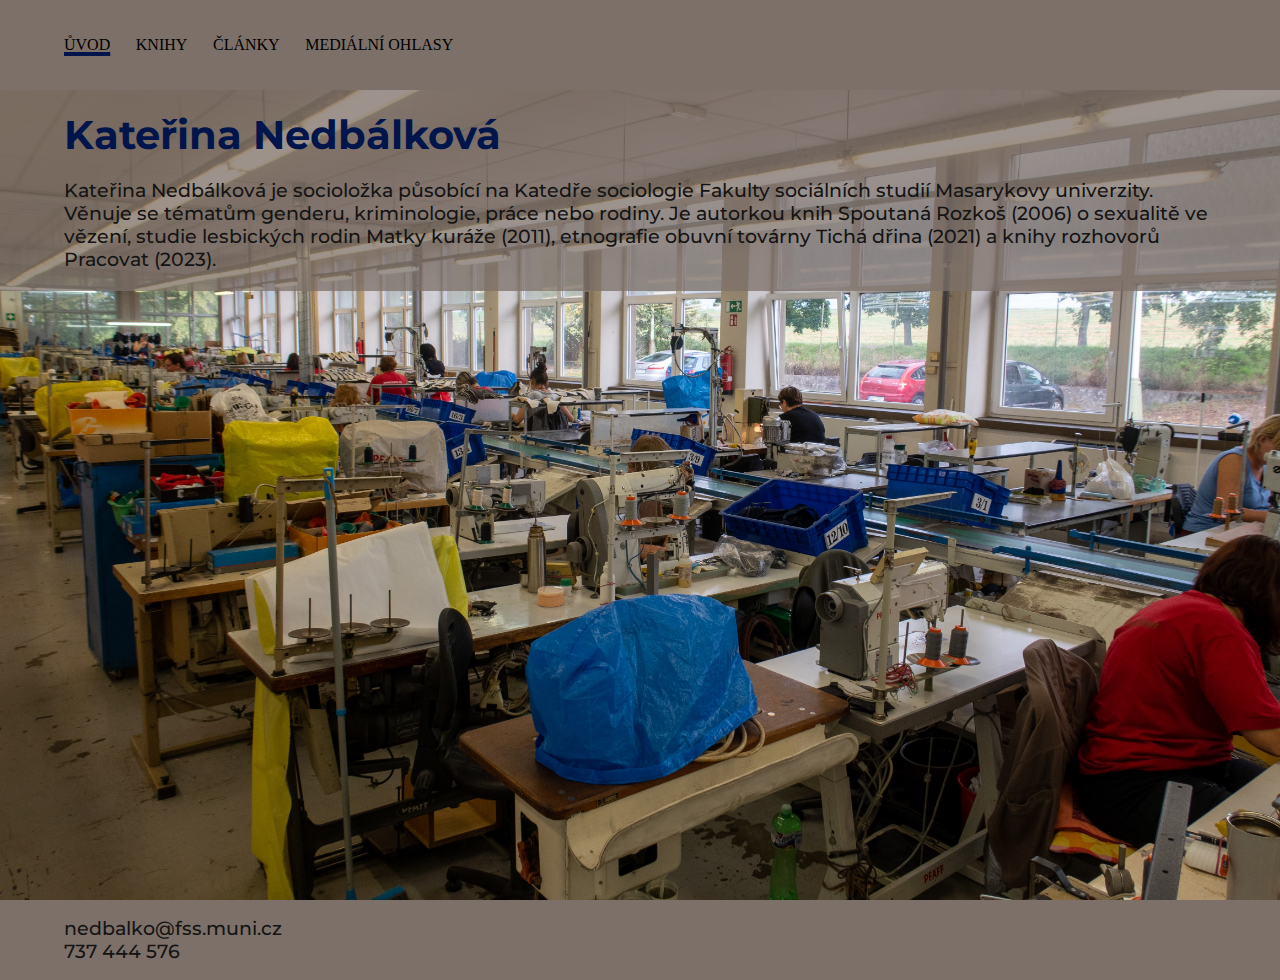
<file: index.html>
<!DOCTYPE html>
<html lang="cs">
    <head>
        <meta charset="UTF-8"/>
        <meta name="viewport" content="width=device-width,initial-scale=1" />
        <title>Kateřina Nedbálková</title>
        <meta name="description" content="Kateřina Nedbálková"/>
        <link rel="icon" href="fotky/logo.png">
        <link rel="stylesheet" href="styles.css">
        <link href="https://fonts.googleapis.com/css2?family=Montserrat:ital,wght@0,100..900;1,100..900&display=swap" rel="stylesheet">
    </head>
    <body id="index">

        <div id="background">
            <div id="links">
                <a href="index.html" style="text-decoration: underline 4px #00154c;">ŮVOD</a>
                <a href="knihy.html">KNIHY</a>
                <a href="clanky.html">ČLÁNKY</a>
                <a href="ohlasy.html">MEDIÁLNÍ OHLASY</a>
            </div>

            <h1>Kateřina Nedbálková</h1>
            <h3 id="main-text">Kateřina Nedbálková je socioložka působící na Katedře sociologie Fakulty sociálních studií Masarykovy univerzity. Věnuje se tématům genderu, kriminologie, práce nebo rodiny. Je autorkou knih Spoutaná Rozkoš (2006) o sexualitě ve vězení, studie lesbických rodin Matky kuráže (2011), etnografie obuvní továrny Tichá dřina (2021) a knihy rozhovorů Pracovat (2023).</h3>
        </div>

        <footer>
            <h3>nedbalko@fss.muni.cz</h3>
            <h3>737 444 576</h3>
        </footer>
    </body>

</html>
</file>
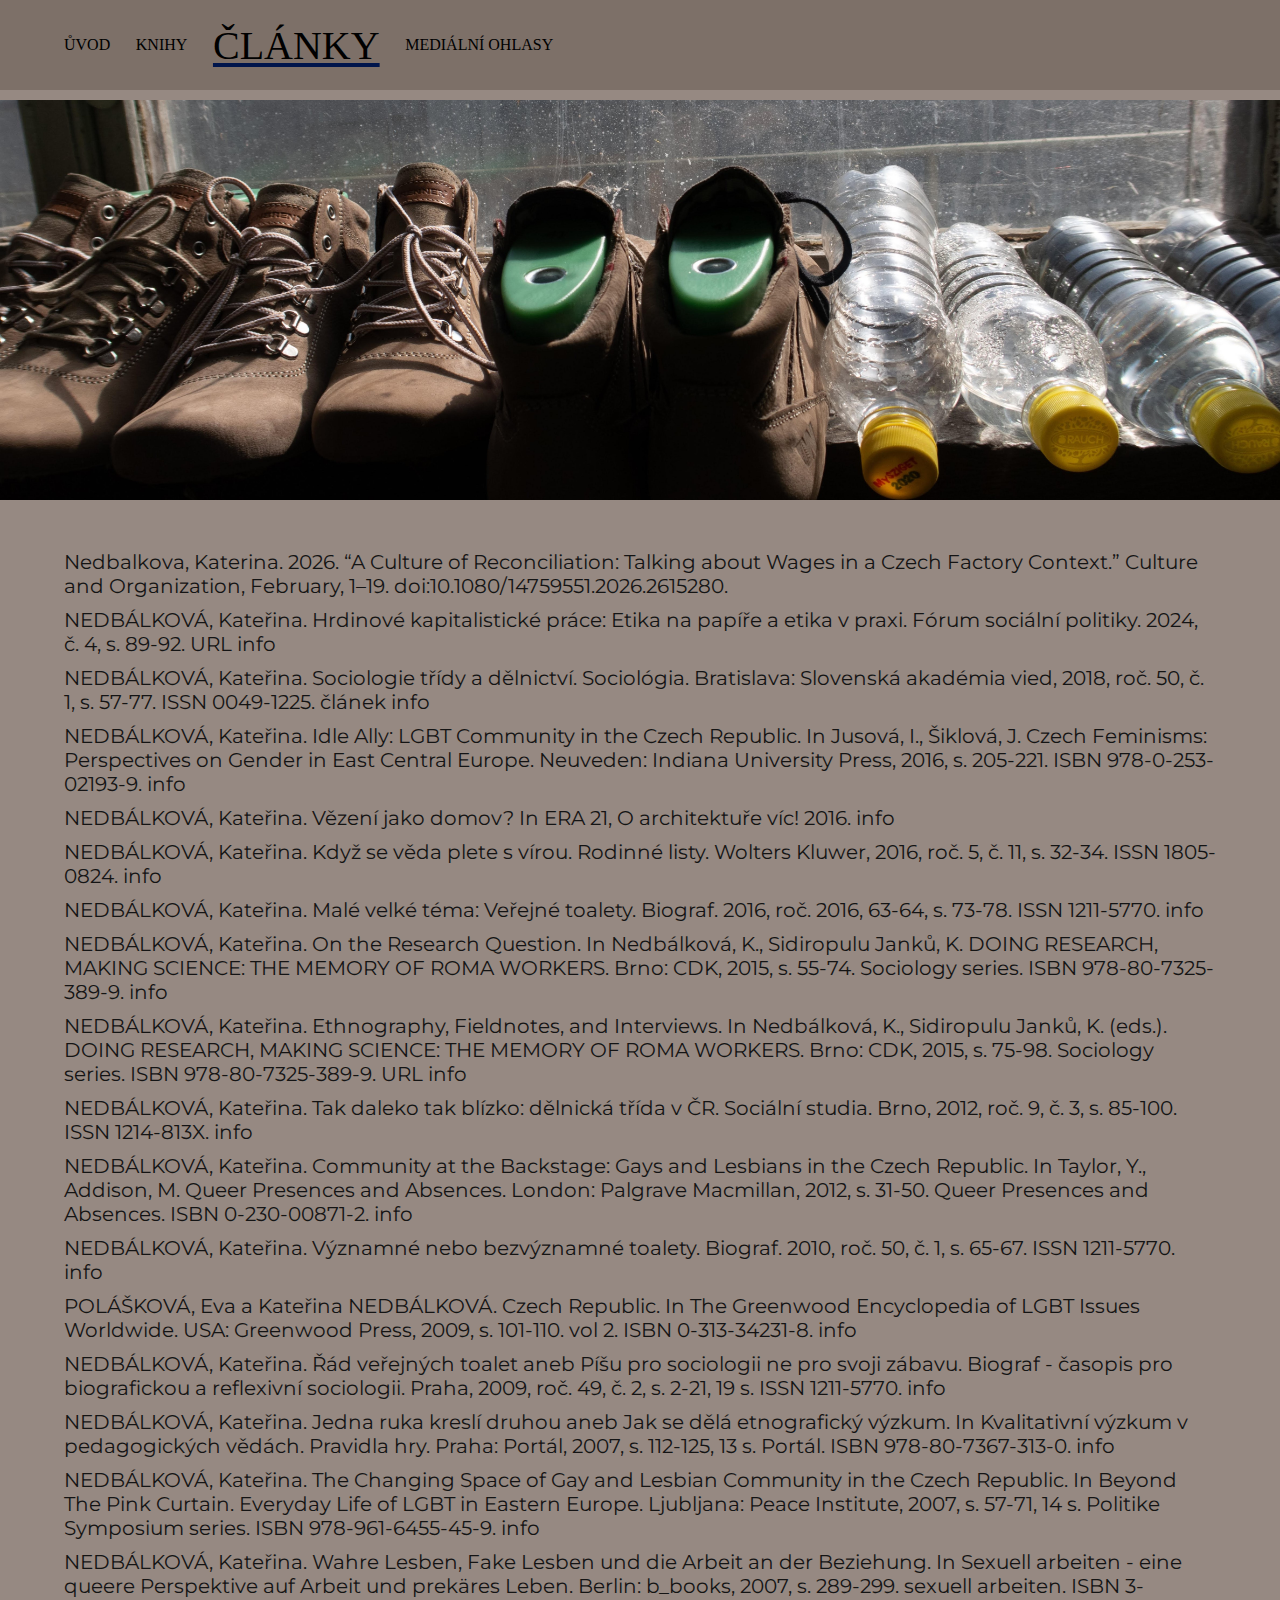
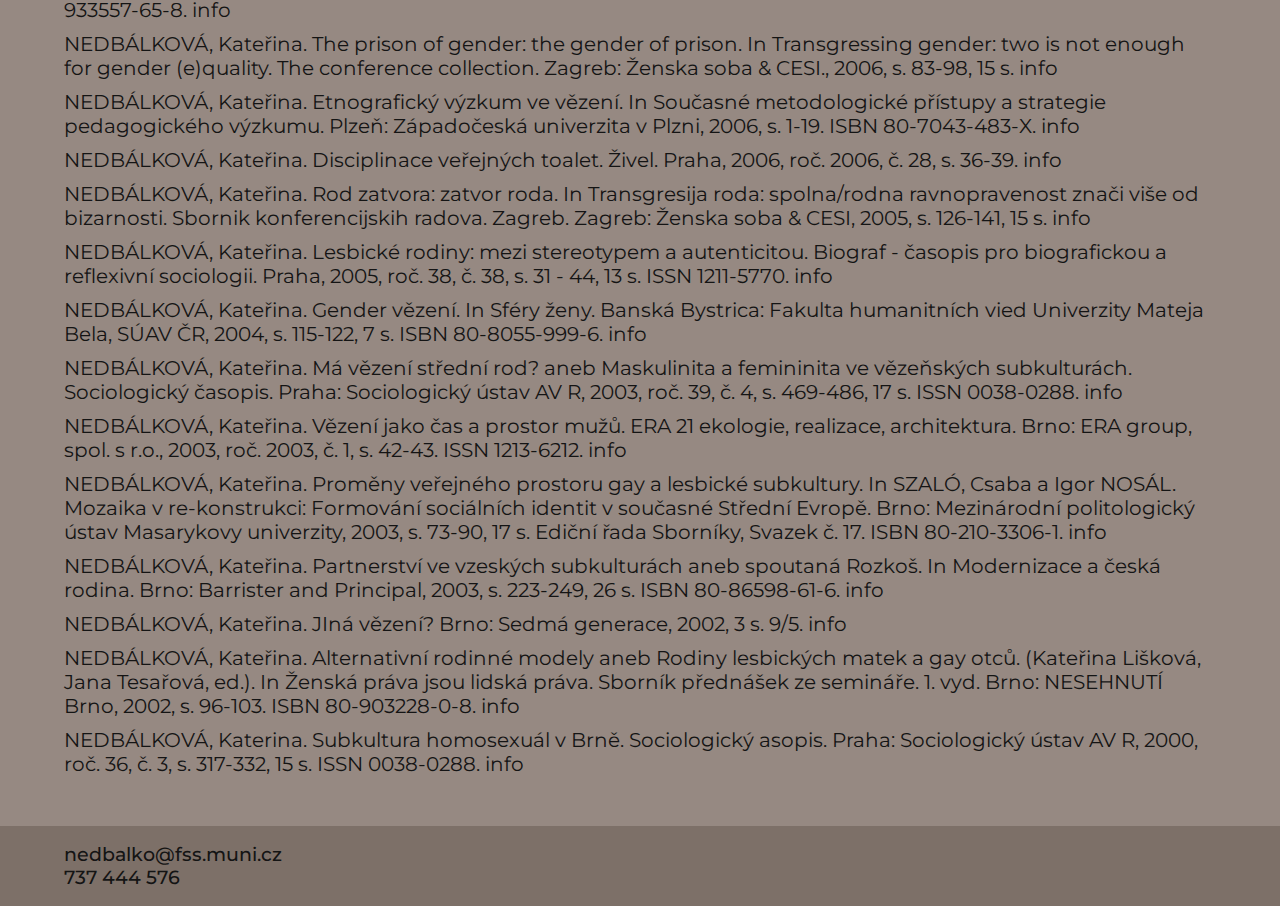
<file: clanky.html>
<!DOCTYPE html>
<html lang="cs">
    <head>
    <meta charset="UTF-8"/>
    <meta name="viewport" content="width=device-width,initial-scale=1" />
    <title>Kateřina Nedbálková</title>
    <meta name="description" content="Kateřina Nedbálková"/>
    <link rel="icon" href="fotky/logo.png">
    <link rel="stylesheet" href="styles.css">
    <link href="https://fonts.googleapis.com/css2?family=Montserrat:ital,wght@0,100..900;1,100..900&display=swap" rel="stylesheet">
    </head>
    <body id="clanky">
        <div id="links">
            <a href="index.html">ŮVOD</a>
            <a href="knihy.html">KNIHY</a>
            <a href="clanky.html" id="current-page">ČLÁNKY</a>
            <a href="ohlasy.html">MEDIÁLNÍ OHLASY</a>
        </div>

        <img id="boty" src="fotky/boty.jpg"/>

        <div id="clanky-links">
            <a href="https://www.tandfonline.com/doi/full/10.1080/14759551.2026.2615280" target="_blank">Nedbalkova, Katerina. 2026. “A Culture of Reconciliation: Talking about Wages in a Czech Factory Context.” Culture and Organization, February, 1–19. doi:10.1080/14759551.2026.2615280.</a>
            <a href="https://www.rilsa.cz/clanek/hrdinove-kapitalisticke-prace-v-evrope-etika-na-papire-a-etika-v-praxi/" target="_blank">NEDBÁLKOVÁ, Kateřina. Hrdinové kapitalistické práce: Etika na papíře a etika v praxi. Fórum sociální politiky. 2024, č. 4, s. 89-92. URL info</a>
            <a href="https://www.sav.sk/journals/uploads/04061211Nedbalkova%201-2018.pdf" target="_blank">NEDBÁLKOVÁ, Kateřina. Sociologie třídy a dělnictví. Sociológia. Bratislava: Slovenská akadémia vied, 2018, roč. 50, č. 1, s. 57-77. ISSN 0049-1225. článek info</a>
            <a href="https://is.muni.cz/auth/publication/1355994?mode=own;uco=8136" target="_blank">NEDBÁLKOVÁ, Kateřina. Idle Ally: LGBT Community in the Czech Republic. In Jusová, I., Šiklová, J. Czech Feminisms: Perspectives on Gender in East Central Europe. Neuveden: Indiana University Press, 2016, s. 205-221. ISBN 978-0-253-02193-9. info</a>
            <a href="https://is.muni.cz/auth/publication/1363153?mode=own;uco=8136" target="_blank">NEDBÁLKOVÁ, Kateřina. Vězení jako domov? In ERA 21, O architektuře víc! 2016. info</a>
            <a href="https://is.muni.cz/auth/publication/1366612?mode=own;uco=8136" target="_blank">NEDBÁLKOVÁ, Kateřina. Když se věda plete s vírou. Rodinné listy. Wolters Kluwer, 2016, roč. 5, č. 11, s. 32-34. ISSN 1805-0824. info</a>
            <a href="https://is.muni.cz/auth/publication/1371686?mode=own;uco=8136" target="_blank">NEDBÁLKOVÁ, Kateřina. Malé velké téma: Veřejné toalety. Biograf. 2016, roč. 2016, 63-64, s. 73-78. ISSN 1211-5770. info</a>
            <a href="https://is.muni.cz/auth/publication/1323081?mode=own;uco=8136" target="_blank">NEDBÁLKOVÁ, Kateřina. On the Research Question. In Nedbálková, K., Sidiropulu Janků, K. DOING RESEARCH, MAKING SCIENCE: THE MEMORY OF ROMA WORKERS. Brno: CDK, 2015, s. 55-74. Sociology series. ISBN 978-80-7325-389-9. info</a>
            <a href="https://is.muni.cz/auth/publication/1323132?mode=own;uco=8136" target="_blank">NEDBÁLKOVÁ, Kateřina. Ethnography, Fieldnotes, and Interviews. In Nedbálková, K., Sidiropulu Janků, K. (eds.). DOING RESEARCH, MAKING SCIENCE: THE MEMORY OF ROMA WORKERS. Brno: CDK, 2015, s. 75-98. Sociology series. ISBN 978-80-7325-389-9. URL info</a>
            <a href="https://is.muni.cz/auth/publication/1091210?mode=own;uco=8136" target="_blank">NEDBÁLKOVÁ, Kateřina. Tak daleko tak blízko: dělnická třída v ČR. Sociální studia. Brno, 2012, roč. 9, č. 3, s. 85-100. ISSN 1214-813X. info</a>
            <a href="https://is.muni.cz/auth/publication/1091211?mode=own;uco=8136" target="_blank">NEDBÁLKOVÁ, Kateřina. Community at the Backstage: Gays and Lesbians in the Czech Republic. In Taylor, Y., Addison, M. Queer Presences and Absences. London: Palgrave Macmillan, 2012, s. 31-50. Queer Presences and Absences. ISBN 0-230-00871-2. info</a>
            <a href="https://is.muni.cz/auth/publication/910433?mode=own;uco=8136" target="_blank">NEDBÁLKOVÁ, Kateřina. Významné nebo bezvýznamné toalety. Biograf. 2010, roč. 50, č. 1, s. 65-67. ISSN 1211-5770. info</a>
            <a href="https://is.muni.cz/auth/publication/859011?mode=own;uco=8136" target="_blank">POLÁŠKOVÁ, Eva a Kateřina NEDBÁLKOVÁ. Czech Republic. In The Greenwood Encyclopedia of LGBT Issues Worldwide. USA: Greenwood Press, 2009, s. 101-110. vol 2. ISBN 0-313-34231-8. info</a>
            <a href="https://is.muni.cz/auth/publication/867634?mode=own;uco=8136" target="_blank">NEDBÁLKOVÁ, Kateřina. Řád veřejných toalet aneb Píšu pro sociologii ne pro svoji zábavu. Biograf - časopis pro biografickou a reflexivní sociologii. Praha, 2009, roč. 49, č. 2, s. 2-21, 19 s. ISSN 1211-5770. info</a>
            <a href="https://is.muni.cz/auth/publication/725610?mode=own;uco=8136" target="_blank">NEDBÁLKOVÁ, Kateřina. Jedna ruka kreslí druhou aneb Jak se dělá etnografický výzkum. In Kvalitativní výzkum v pedagogických vědách. Pravidla hry. Praha: Portál, 2007, s. 112-125, 13 s. Portál. ISBN 978-80-7367-313-0. info</a>
            <a href="https://is.muni.cz/auth/publication/725611?mode=own;uco=8136" target="_blank">NEDBÁLKOVÁ, Kateřina. The Changing Space of Gay and Lesbian Community in the Czech Republic. In Beyond The Pink Curtain. Everyday Life of LGBT in Eastern Europe. Ljubljana: Peace Institute, 2007, s. 57-71, 14 s. Politike Symposium series. ISBN 978-961-6455-45-9. info</a>
            <a href="https://is.muni.cz/auth/publication/726064?mode=own;uco=8136" target="_blank">NEDBÁLKOVÁ, Kateřina. Wahre Lesben, Fake Lesben und die Arbeit an der Beziehung. In Sexuell arbeiten - eine queere Perspektive auf Arbeit und prekäres Leben. Berlin: b_books, 2007, s. 289-299. sexuell arbeiten. ISBN 3-933557-65-8. info</a>
            <a href="https://is.muni.cz/auth/publication/634804?mode=own;uco=8136" target="_blank">NEDBÁLKOVÁ, Kateřina. The prison of gender: the gender of prison. In Transgressing gender: two is not enough for gender (e)quality. The conference collection. Zagreb: Ženska soba & CESI., 2006, s. 83-98, 15 s. info</a>
            <a href="https://is.muni.cz/auth/publication/702263?mode=own;uco=8136" target="_blank">NEDBÁLKOVÁ, Kateřina. Etnografický výzkum ve vězení. In Současné metodologické přístupy a strategie pedagogického výzkumu. Plzeň: Západočeská univerzita v Plzni, 2006, s. 1-19. ISBN 80-7043-483-X. info</a>
            <a href="https://is.muni.cz/auth/publication/715015?mode=own;uco=8136" target="_blank">NEDBÁLKOVÁ, Kateřina. Disciplinace veřejných toalet. Živel. Praha, 2006, roč. 2006, č. 28, s. 36-39. info</a>
            <a href="https://is.muni.cz/auth/publication/598104?mode=own;uco=8136" target="_blank">NEDBÁLKOVÁ, Kateřina. Rod zatvora: zatvor roda. In Transgresija roda: spolna/rodna ravnopravenost znači više od bizarnosti. Sbornik konferencijskih radova. Zagreb. Zagreb: Ženska soba & CESI, 2005, s. 126-141, 15 s. info</a>
            <a href="https://is.muni.cz/auth/publication/598105?mode=own;uco=8136" target="_blank">NEDBÁLKOVÁ, Kateřina. Lesbické rodiny: mezi stereotypem a autenticitou. Biograf - časopis pro biografickou a reflexivní sociologii. Praha, 2005, roč. 38, č. 38, s. 31 - 44, 13 s. ISSN 1211-5770. info</a>
            <a href="https://is.muni.cz/auth/publication/573508?mode=own;uco=8136" target="_blank">NEDBÁLKOVÁ, Kateřina. Gender vězení. In Sféry ženy. Banská Bystrica: Fakulta humanitních vied Univerzity Mateja Bela, SÚAV ČR, 2004, s. 115-122, 7 s. ISBN 80-8055-999-6. info</a>
            <a href="https://is.muni.cz/auth/publication/490375?mode=own;uco=8136" target="_blank">NEDBÁLKOVÁ, Kateřina. Má vězení střední rod? aneb Maskulinita a femininita ve vězeňských subkulturách. Sociologický časopis. Praha: Sociologický ústav AV R, 2003, roč. 39, č. 4, s. 469-486, 17 s. ISSN 0038-0288. info</a>
            <a href="https://is.muni.cz/auth/publication/490377?mode=own;uco=8136" target="_blank">NEDBÁLKOVÁ, Kateřina. Vězení jako čas a prostor mužů. ERA 21 ekologie, realizace, architektura. Brno: ERA group, spol. s r.o., 2003, roč. 2003, č. 1, s. 42-43. ISSN 1213-6212. info</a>
            <a href="https://is.muni.cz/auth/publication/492437?mode=own;uco=8136" target="_blank">NEDBÁLKOVÁ, Kateřina. Proměny veřejného prostoru gay a lesbické subkultury. In SZALÓ, Csaba a Igor NOSÁL. Mozaika v re-konstrukci: Formování sociálních identit v současné Střední Evropě. Brno: Mezinárodní politologický ústav Masarykovy univerzity, 2003, s. 73-90, 17 s. Ediční řada Sborníky, Svazek č. 17. ISBN 80-210-3306-1. info</a>
            <a href="https://is.muni.cz/auth/publication/492465?mode=own;uco=8136" target="_blank">NEDBÁLKOVÁ, Kateřina. Partnerství ve vzeských subkulturách aneb spoutaná Rozkoš. In Modernizace a česká rodina. Brno: Barrister and Principal, 2003, s. 223-249, 26 s. ISBN 80-86598-61-6. info</a>
            <a href="https://is.muni.cz/auth/publication/405347?mode=own;uco=8136" target="_blank">NEDBÁLKOVÁ, Kateřina. JIná vězení? Brno: Sedmá generace, 2002, 3 s. 9/5. info</a>
            <a href="https://is.muni.cz/auth/publication/485916?mode=own;uco=8136" target="_blank">NEDBÁLKOVÁ, Kateřina. Alternativní rodinné modely aneb Rodiny lesbických matek a gay otců. (Kateřina Lišková, Jana Tesařová, ed.). In Ženská práva jsou lidská práva. Sborník přednášek ze semináře. 1. vyd. Brno: NESEHNUTÍ Brno, 2002, s. 96-103. ISBN 80-903228-0-8. info</a>
            <a href="https://is.muni.cz/auth/publication/405346?mode=own;uco=8136" target="_blank">NEDBÁLKOVÁ, Katerina. Subkultura homosexuál v Brně. Sociologický asopis. Praha: Sociologický ústav AV R, 2000, roč. 36, č. 3, s. 317-332, 15 s. ISSN 0038-0288. info</a>
        </div>

        <footer>
            <h3>nedbalko@fss.muni.cz</h3>
            <h3>737 444 576</h3>
        </footer>
    </body>
</html>
</file>
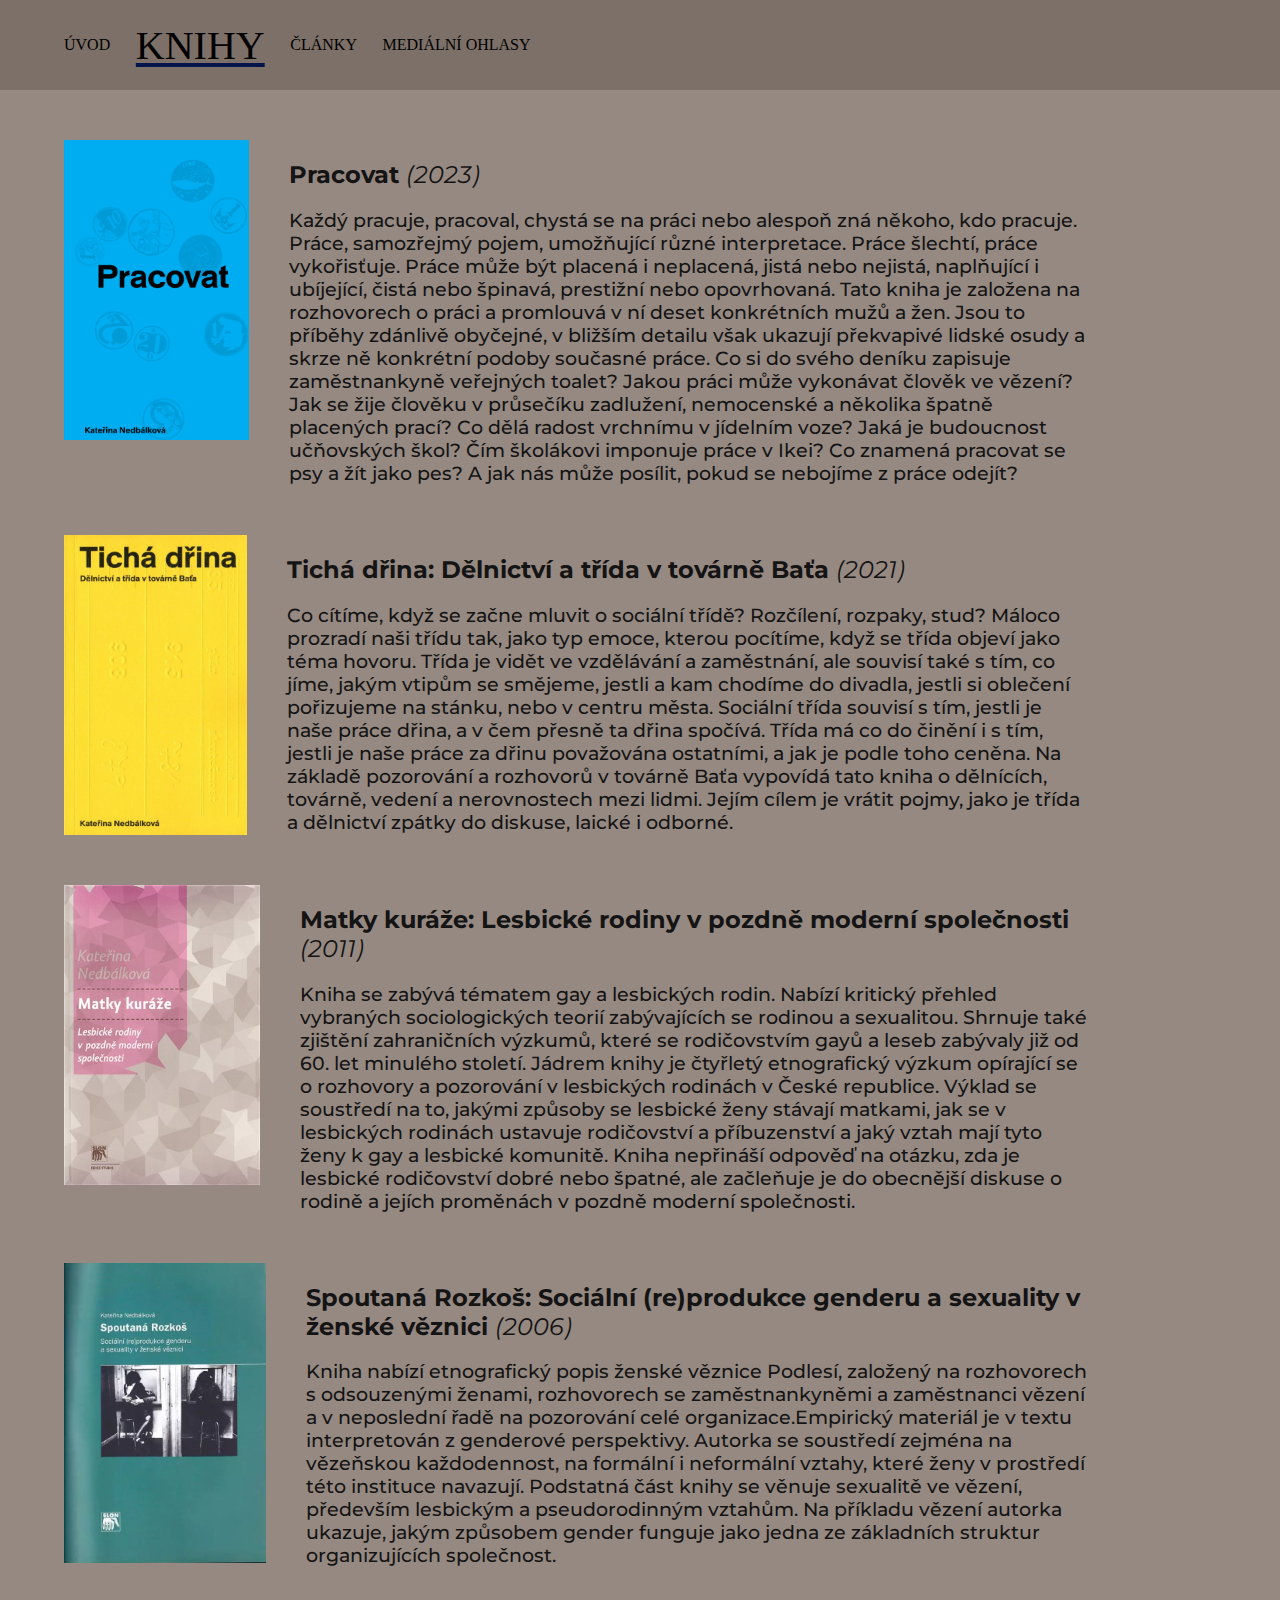
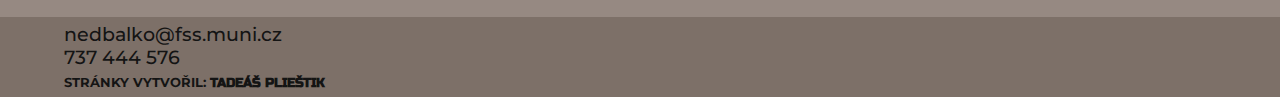
<file: knihy.html>
<!DOCTYPE html>
<html lang="cs">
    <head>
    <meta charset="UTF-8"/>
    <meta name="viewport" content="width=device-width,initial-scale=1" />
    <title>Kateřina Nedbálková</title>
    <meta name="description" content="Kateřina Nedbálková"/>
    <link rel="icon" href="fotky/logo.png">
    <link rel="stylesheet" href="styles.css">
    <link href="https://fonts.googleapis.com/css2?family=Montserrat:ital,wght@0,100..900;1,100..900&display=swap" rel="stylesheet">
    </head>
    <body id="knihy">
        <div id="links">
            <a href="index.html">ÚVOD</a>
            <a href="knihy.html" id="current-page">KNIHY</a>
            <a href="clanky.html">ČLÁNKY</a>
            <a href="ohlasy.html">MEDIÁLNÍ OHLASY</a>
        </div>

        <div class="kniha">
            <img src="fotky/pracovat.png"/>
            <div class="kniha-texts">
                <h2><a href="https://www.kosmas.cz/knihy/520305/pracovat/" target="_blank">Pracovat <i style="font-weight: 400;">(2023)</i></a></h2>
                <h3>Každý pracuje, pracoval, chystá se na práci nebo alespoň zná někoho, kdo pracuje. Práce, samozřejmý pojem, umožňující různé interpretace. Práce šlechtí, práce vykořisťuje. Práce může být placená i neplacená, jistá nebo nejistá, naplňující i ubíjející, čistá nebo špinavá, prestižní nebo opovrhovaná. Tato kniha je založena na rozhovorech o práci a promlouvá v ní deset konkrétních mužů a žen. Jsou to příběhy zdánlivě obyčejné, v bližším detailu však ukazují překvapivé lidské osudy a skrze ně konkrétní podoby současné práce. Co si do svého deníku zapisuje zaměstnankyně veřejných toalet? Jakou práci může vykonávat člověk ve vězení? Jak se žije člověku v průsečíku zadlužení, nemocenské a několika špatně placených prací? Co dělá radost vrchnímu v jídelním voze? Jaká je budoucnost učňovských škol? Čím školákovi imponuje práce v Ikei? Co znamená pracovat se psy a žít jako pes? A jak nás může posílit, pokud se nebojíme z práce odejít?</h3>    
            </div>        
        </div>

        <div class="kniha">
            <img src="fotky/ticha drina.jpeg"/>
            <div class="kniha-texts">
                <h2><a href="https://www.kosmas.cz/knihy/527574/ticha-drina/" target="_blank">Tichá dřina: Dělnictví a třída v továrně Baťa <i style="font-weight: 400;">(2021)</i></a></h2>
                <h3>Co cítíme, když se začne mluvit o sociální třídě? Rozčílení, rozpaky, stud? Máloco prozradí naši třídu tak, jako typ emoce, kterou pocítíme, když se třída objeví jako téma hovoru. Třída je vidět ve vzdělávání a zaměstnání, ale souvisí také s tím, co jíme, jakým vtipům se smějeme, jestli a kam chodíme do divadla, jestli si oblečení pořizujeme na stánku, nebo v centru města. Sociální třída souvisí s tím, jestli je naše práce dřina, a v čem přesně ta dřina spočívá. Třída má co do činění i s tím, jestli je naše práce za dřinu považována ostatními, a jak je podle toho ceněna. Na základě pozorování a rozhovorů v továrně Baťa vypovídá tato kniha o dělnících, továrně, vedení a nerovnostech mezi lidmi. Jejím cílem je vrátit pojmy, jako je třída a dělnictví zpátky do diskuse, laické i odborné.</h3>
            </div>
        </div>
        
        <div class="kniha">
            <img src="fotky/matky kuraze.jpg"/>
            <div class="kniha-texts">
                <h2><a href="https://www.kosmas.cz/knihy/159891/matky-kuraze/" target="_blank">Matky kuráže: Lesbické rodiny v pozdně moderní společnosti <i style="font-weight: 400;">(2011)</i></a></h2>
                <h3>Kniha se zabývá tématem gay a lesbických rodin. Nabízí kritický přehled vybraných sociologických teorií zabývajících se rodinou a sexualitou. Shrnuje také zjištění zahraničních výzkumů, které se rodičovstvím gayů a leseb zabývaly již od 60. let minulého století. Jádrem knihy je čtyřletý etnografický výzkum opírající se o rozhovory a pozorování v lesbických rodinách v České republice. Výklad se soustředí na to, jakými způsoby se lesbické ženy stávají matkami, jak se v lesbických rodinách ustavuje rodičovství a příbuzenství a jaký vztah mají tyto ženy k gay a lesbické komunitě. Kniha nepřináší odpověď na otázku, zda je lesbické rodičovství dobré nebo špatné, ale začleňuje je do obecnější diskuse o rodině a jejích proměnách v pozdně moderní společnosti.</h3>            
            </div>
        </div>

        <div class="kniha">
            <img src="fotky/spoutana rozkos.jpg"/>
            <div class="kniha-texts">
                <h2><a href="https://www.kosmas.cz/knihy/133160/spoutana-rozkos-socialni-re-produkce-genderu-a-sexuality-v-zenske-veznici/" target="_blank">Spoutaná Rozkoš: Sociální (re)produkce genderu a sexuality v ženské věznici <i style="font-weight: 400;">(2006)</i></a></h2>
                <h3>Kniha nabízí etnografický popis ženské věznice Podlesí, založený na rozhovorech s odsouzenými ženami, rozhovorech se zaměstnankyněmi a zaměstnanci vězení a v neposlední řadě na pozorování celé organizace.Empirický materiál je v textu interpretován z genderové perspektivy. Autorka se soustředí zejména na vězeňskou každodennost, na formální i neformální vztahy, které ženy v prostředí této instituce navazují. Podstatná část knihy se věnuje sexualitě ve vězení, především lesbickým a pseudorodinným vztahům. Na příkladu vězení autorka ukazuje, jakým způsobem gender funguje jako jedna ze základních struktur organizujících společnost.</h3>            
            </div>
        </div>  

        <footer>
            <h3>nedbalko@fss.muni.cz</h3>
            <h3>737 444 576</h3>
            <h4 class="signature">STRÁNKY VYTVOŘIL: <span>TADEÁŠ PLIEŠTIK</span></h4>
        </footer>

    </body>

</html>
</file>
<file: styles.css>
@import url('https://fonts.googleapis.com/css2?family=Russo+One&display=swap');

body {
    color: rgb(20, 20, 20);
    padding: 0;
    margin: 0;
    font-family: "Montserrat";
    font-weight: 100;
    overflow-x: hidden;
}

#knihy, #clanky, #ohlasy {
    background-color: #968982;
    display: flex;
    flex-direction: column;
}

a {
    text-decoration: none;
}

#links {
    display: flex;
    gap: 2vw;
    padding-left: 5vw;
    padding-right: 5vw;
    align-items: center;
    text-decoration: none;
    height: 10vh;
    text-align: center;
    background-color: #7d7068;

}

#links a {
    color: black;
    transition: color 0.5s linear;
    font-family: serif;
}

#links a:hover {
    color: #00154c;
}

#current-page {
    font-size: 40px;
    text-decoration: underline 4px #00154c;
    text-underline-offset: 4px;
}

#background {
    width: 100vw;
    height: 100vh;
    background-image: url("fotky/bata.jpg");
    background-repeat: no-repeat;
    background-size: cover;
}

h1 {
    font-size: 40px;
    color: #00154c;
    margin: 0;
    padding-top: 20px;
    padding-left: 5vw;
    background-color: #7d7068c0;
}

h3 {
    font-weight: 500;
    margin: 0;
}

#main-text {
    background-color: #7d7068c0;
    padding: 20px 5vw 20px 5vw;
}

footer {
    display: flex;
    flex-direction: column;
    justify-content: center;
    height: 80px;
    width: 100vw;
    background-color: #7d7068;
}

footer h3 {
    margin-left: 5vw; 
}

.signature {
    margin: 0;
    margin-left: 5vw;
    margin-top: 5px;
    font-size: 13px;
}

.signature span {
    font-family: "Russo One";
}

@media (max-width: 700px) {
    .kniha, .ohlas {
        flex-wrap: wrap;
    }

    #current-page {
        font-size: 20px;
    }
}

/* knihy */

#knihy {
    gap: 50px;
}

.kniha {
    display: flex;
    flex-direction: row;
    margin-left: 5vw;
    width: 80vw;
    gap: 40px;
}

.kniha img {
    height: 300px;
    width: auto;
}

.kniha a {
    color: rgb(20, 20, 20)
}


/* clanky */

#boty {
    width: 100vw;
    height: 400px;
    object-fit: cover;
    margin-top: 10px;
    margin-bottom: 50px;
}

#clanky-links {
    display: flex;
    flex-direction: column;
    gap: 10px;
    margin-left: 5vw; 
    margin-right: 5vw;
    margin-bottom: 50px;
}

#clanky-links a {
    font-size: 20px;
    color:rgb(20, 20, 20);
    font-weight: 400;
}

/* ohlasy */

#ohlasy-links {
    gap: 20px;
    margin-top: 50px;
    margin-left: 5vw;
    margin-bottom: 50px;
}

.ohlas {
    display: flex;
    flex-direction: row;
    gap: 20px;
    width: 80vw;
    margin-top: 50px;
}

.ohlas img {
    width: 200px;
    height: 200px;
    object-fit: contain;
}

.ohlas h2 {
    margin: 0;
    color: rgb(20, 20, 20);
}

.ohlas h3 {
    margin: 0;
}
</file>
